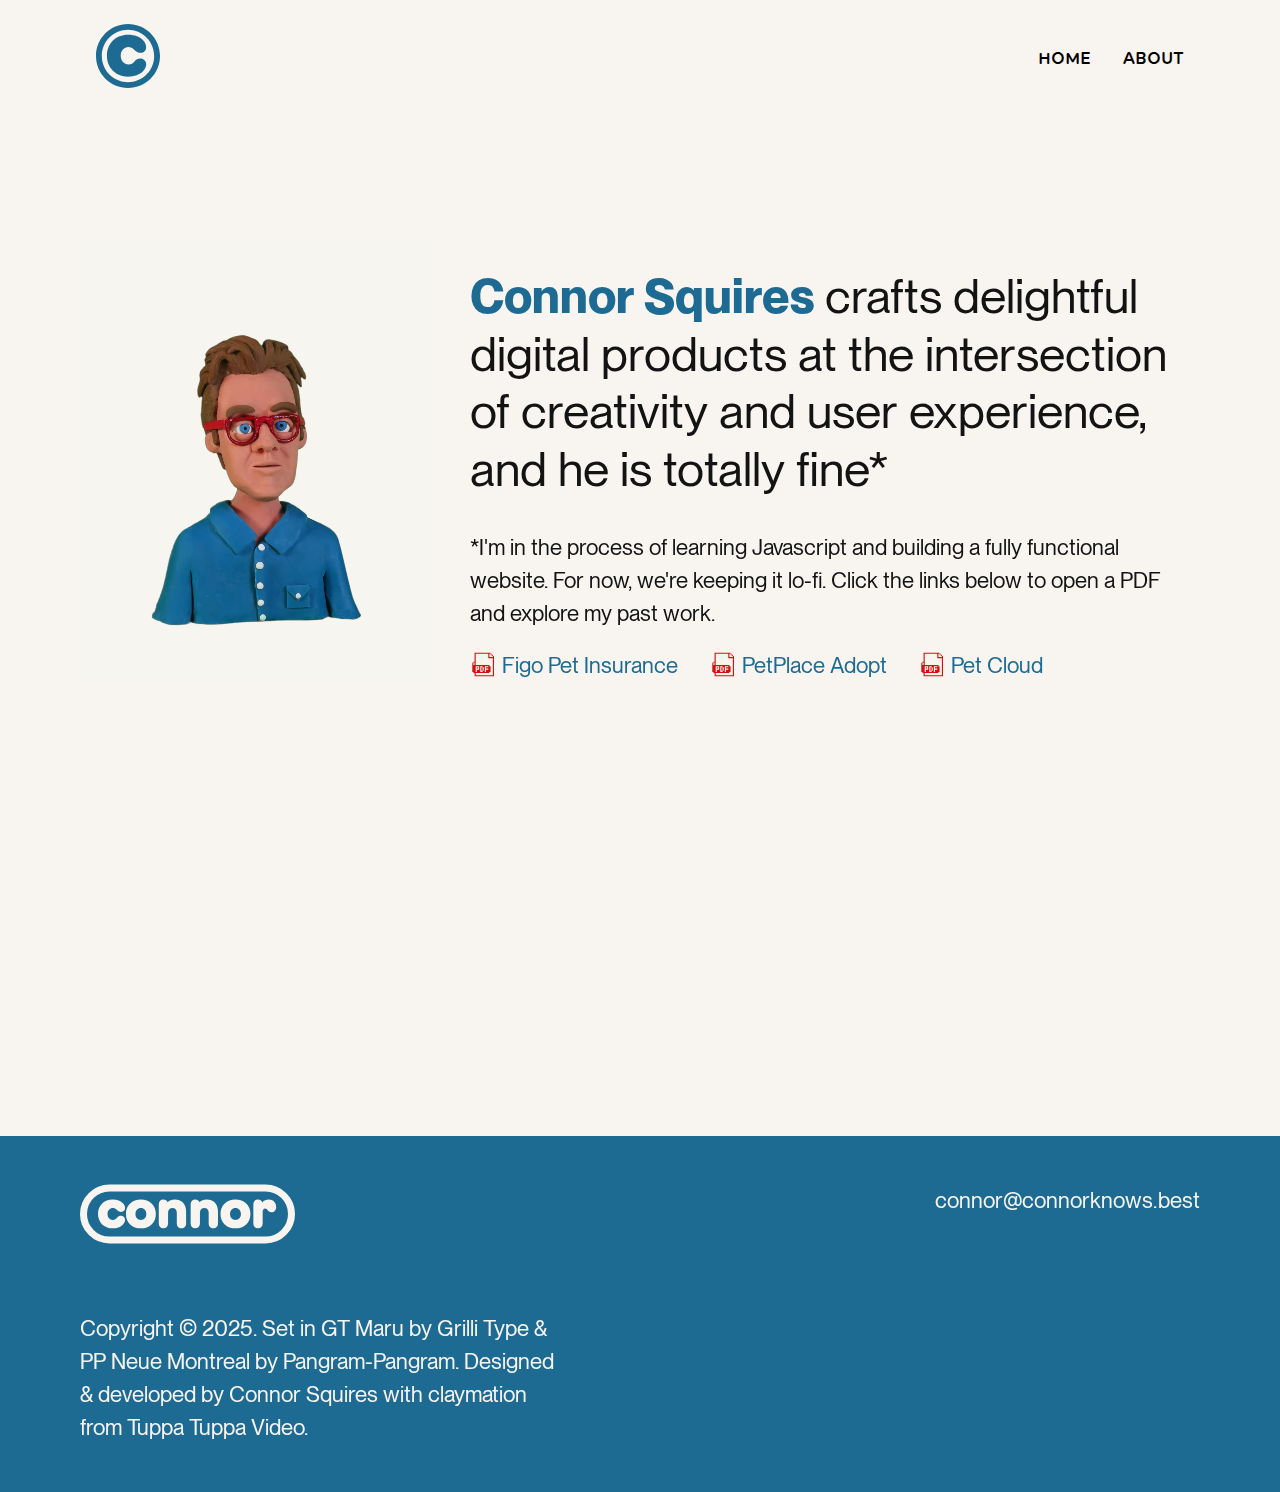
<file: index.html>
<!DOCTYPE html>
<html lang="en">
<head>
    <meta charset="UTF-8">
    <meta name="viewport" content="width=device-width, initial-scale=1.0">
    <link rel="stylesheet" href="styles.css">
    <title>The Portfolio of Connor Squires</title>
    <link rel="icon" type="image/x-icon" href="assets/images/favicon.svg">
</head>
<body>

    <nav class="nav">
        <div class="nav__logo">
            <a href="/">
                <img id="logo" src="assets/images/Logo-Icon.svg" alt="the name Connor with a blue outline">
            </a>
        </div>
        <div class="nav__menu">
            <ul>
                <li><a href="/" class="nav__home">HOME</a></li>
                <li><a href="about/">ABOUT</a></li>
            </ul>
        </div>
    </nav>

    <div class="home" id="home">
        <div class="home__content">
            <div class="home__video">
                <video id="clayVideo" autoplay muted loop playsinline>
                    <source src="assets/images/claymation.mp4" type="video/mp4">
                </video>
            </div>
            <div class="home__text">
                <h1><span>Connor Squires</span> crafts delightful digital products at the intersection of creativity and user experience, and he is totally fine* </h1>
                <p>*I'm in the process of learning Javascript and building a fully functional website. For now, we're keeping it lo-fi. Click the links below to open a PDF and explore my past work.</p>
                <div class="home__links">
                    <a href="assets/pdfs/Figo-PDF.pdf" target="_blank">
                        <img src="assets/images/Icon-PDF.svg" alt="PDF icon" class="link__icon">
                        Figo Pet Insurance
                    </a>
                    <a href="assets/pdfs/PetPlace-Adopt.pdf" target="_blank">
                        <img src="assets/images/Icon-PDF.svg" alt="PDF icon" class="link__icon">
                        PetPlace Adopt
                    </a>
                    <a href="assets/pdfs/PetCloud-PDF.pdf" target="_blank">
                        <img src="assets/images/Icon-PDF.svg" alt="PDF icon" class="link__icon">
                        Pet Cloud
                    </a>
                </div>
            </div>
        </div>
    </div>
    <div class="footer">
        <div class="footer__content">
            <div class="footer__left">
            <div class="footer__logo">
                <a href="index.html">
                    <img id="footer__logo" src="assets/images/Full.svg" alt="the name Connor with a white outline">
                </a>
            </div>
            <div class="footer__copy">
                <p>Copyright © 2025. Set in GT Maru by Grilli Type & PP Neue Montreal by Pangram-Pangram. Designed & developed by Connor Squires with claymation from Tuppa Tuppa Video.</p>
            </div>
            </div>
            <div class="footer__right">
                <p>connor@connorknows.best</p>
            </div>
        </div>
    </div>
    <script>
        document.addEventListener('DOMContentLoaded', function() {
            const video = document.getElementById('clayVideo');
            const videoContainer = document.querySelector('.home__video');

            videoContainer.addEventListener('mouseenter', () => {
                if (video.paused) {
                    video.play();
                }
            });

            videoContainer.addEventListener('mouseleave', () => {
                if (!video.paused) {
                    video.pause();
                }
            });

            // Initially pause the video
            video.pause();
        });
    </script>
</body>
</html>
</file>
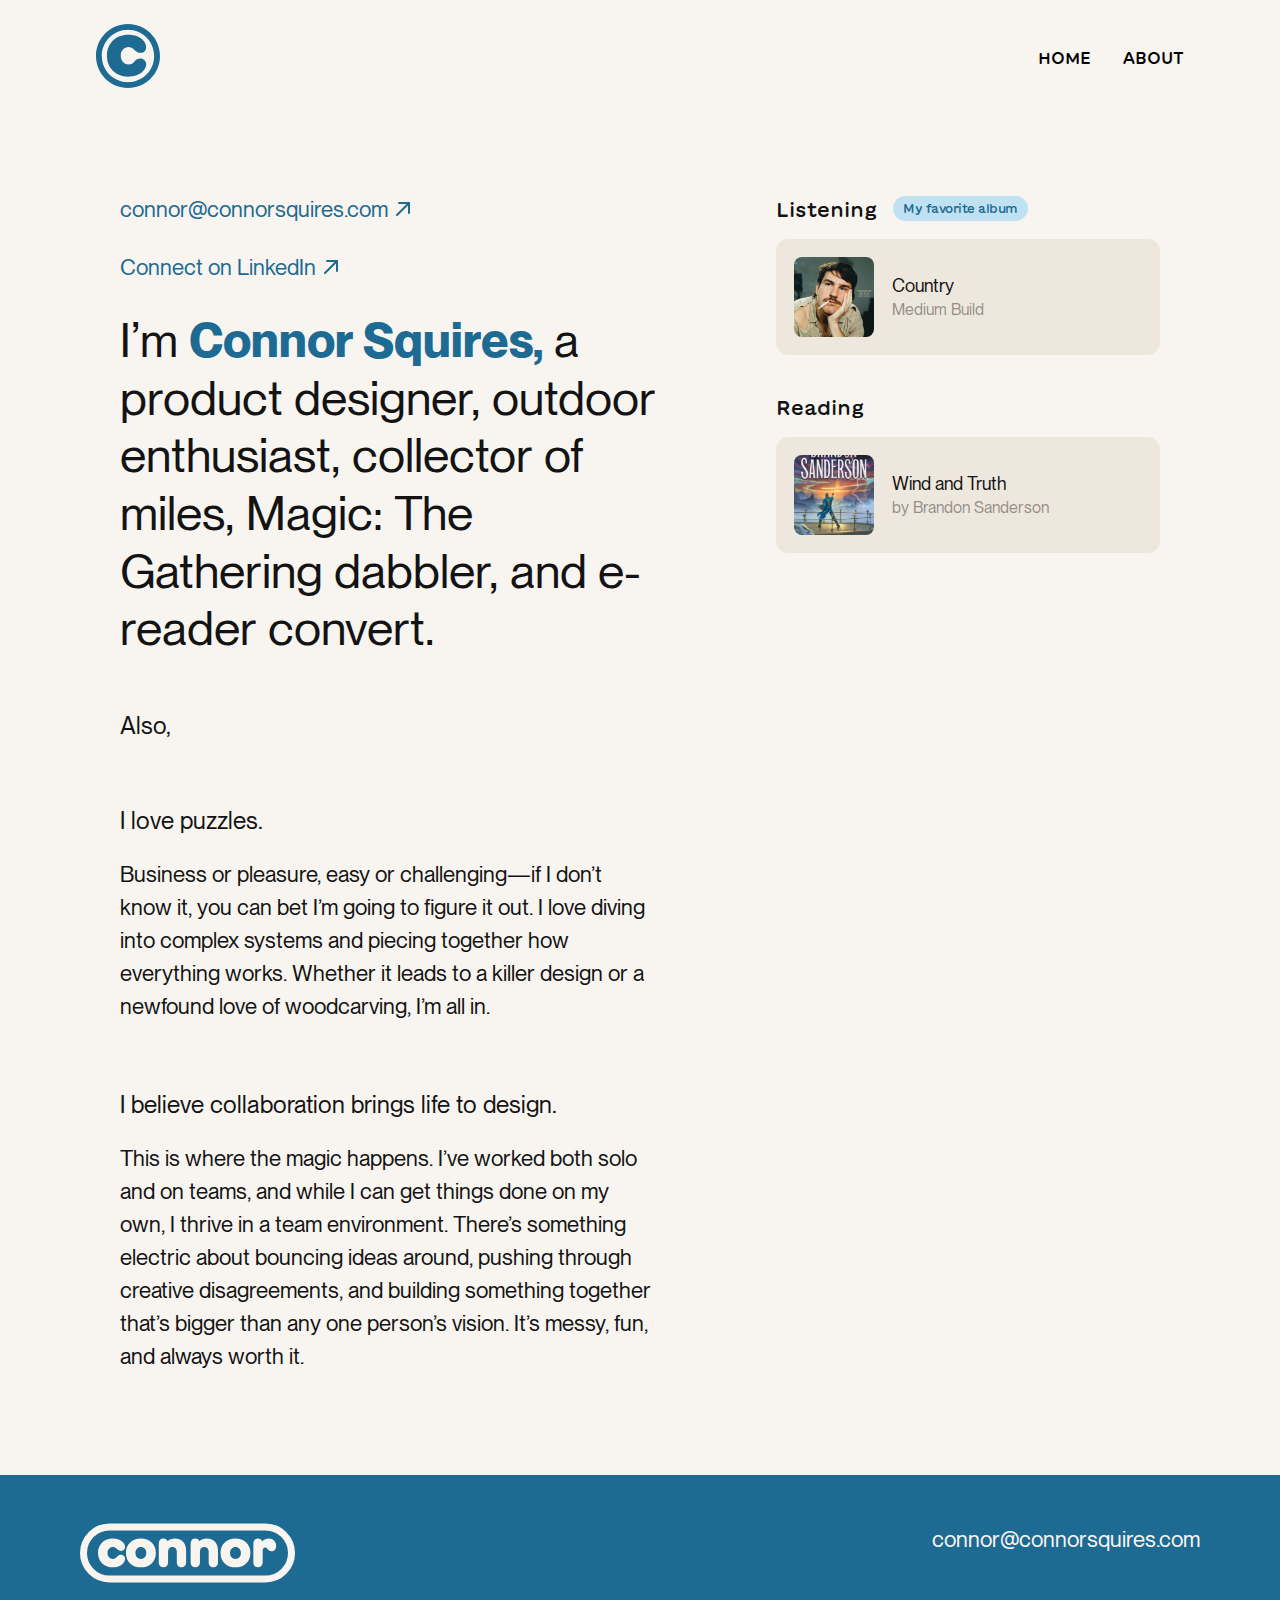
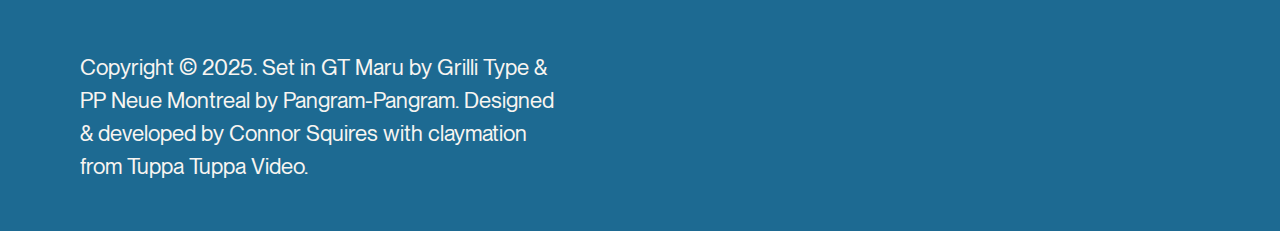
<file: about/index.html>
<!DOCTYPE html>
<html lang="en">
<head>
    <meta charset="UTF-8">
    <meta name="viewport" content="width=device-width, initial-scale=1.0">
    <link rel="stylesheet" href="../styles.css">
    <title>The Portfolio of Connor Squires</title>
    <link rel="icon" type="image/x-icon" href="../assets/images/favicon.svg">
</head>
<body>

    <nav class="nav">
        <div class="nav__logo">
            <a href="/">
                <img id="logo" src="../assets/images/Logo-Icon.svg" alt="the name Connor with a blue outline">
            </a>
        </div>
        <div class="nav__menu">
            <ul>
                <li><a href="/" class="nav__home">HOME</a></li>
                <li><a href="/about/">ABOUT</a></li>
            </ul>
        </div>
    </nav>

    <div class="about" id="about">
        <div class="about__content">
            <div class="about__copy">
                <div class="about__links">
                   <!-- <a href="../assets/pdfs/PetCloud-PDF.pdf" target="_blank">
                        <img src="../assets/images/Icon-PDF.svg" alt="PDF icon" class="about__icon">
                        View My Résumé
                    </a> -->
                    <a href="mailto:connor@connorsquires.com" target="_blank">
                        connor@connorsquires.com
                        <img src="../assets/images/Line-Arrow-Diagonal-Upper-Right-Large--Streamline-Core.svg" alt="external link icon" class="about__icon">
                    </a>
                    <a href="https://www.linkedin.com/in/connor-squires" target="_blank">
                        Connect on LinkedIn
                        <img src="../assets/images/Line-Arrow-Diagonal-Upper-Right-Large--Streamline-Core.svg" alt="external link icon" class="about__icon">
                    </a>
                </div>
                <div class="about__header">
                <h1>I’m <span>Connor Squires,</span> a product designer, outdoor enthusiast, collector of miles, Magic: The Gathering dabbler, and e-reader convert.</h1>
                </div>
                <div class="about__text">
                    <div class="also">
                        <h2>Also,</h2>
                    </div>
                    <div class="about__paragraph">
                        <h2>I love puzzles.</h2>
                        <p>Business or pleasure, easy or challenging—if I don’t know it, you can bet I’m going to figure it out. I love diving into complex systems and piecing together how everything works. Whether it leads to a killer design or a newfound love of woodcarving, I’m all in.</p>
                    </div>
                    <div class="about__paragraph">
                        <h2>I believe collaboration brings life to design.</h2>
                        <p>This is where the magic happens. I’ve worked both solo and on teams, and while I can get things done on my own, I thrive in a team environment. There’s something electric about bouncing ideas around, pushing through creative disagreements, and building something together that’s bigger than any one person’s vision. It’s messy, fun, and always worth it.</p>
                    </div>
                </div>
            </div>
            <div class="about__widget">
                <div class="widget__listening">
                    <div class="listening__header">
                        <h2>Listening</h2>
                        <div class="timing__pill">
                            <p class="play__time" id="play-time">My favorite album</p>
                        </div>
                    </div>
                    <div class="listening__content">
                        <div class="listening__album">
                            <img id="album-cover" class="album__cover" src="../assets/images/MediumBuild-Country.jpeg" alt="Album cover for recently played song">
                        </div>
                        <div class="listening__info">
                            <h3 id="song-name" class="song__name">Country</h3>
                            <p id="artist-name" class="artist__name">Medium Build</p>
                        </div>
                    </div>
                </div>
                <div class="widget__reading">
                    <div class="reading__header">
                        <h2>Reading</h2>
                    </div>
                    <div class="reading__content">
                        <div class="reading__cover">
                            <img src="../assets/images/WindandTruth-Book.jpg" alt="Book cover for the novel Wind and Truth by Brandon Sanderson">
                        </div>
                        <div class="reading__info">
                            <h3>Wind and Truth</h3>
                            <p>by Brandon Sanderson</p>
                        </div>
                    </div>
                </div>
            </div>
        </div>
    </div>
    <div class="footer">
        <div class="footer__content">
            <div class="footer__left">
            <div class="footer__logo">
                <a href="index.html">
                    <img id="footer__logo" src="../assets/images/Full.svg" alt="the name Connor with a white outline">
                </a>
            </div>
            <div class="footer__copy">
                <p>Copyright © 2025. Set in GT Maru by Grilli Type & PP Neue Montreal by Pangram-Pangram. Designed & developed by Connor Squires with claymation from Tuppa Tuppa Video.</p>
            </div>
            </div>
            <div class="footer__right">
                <p>connor@connorsquires.com</p>
            </div>
        </div>
    </div>
    <!-- <script src="script.js"></script> -->
</body>
</html>
</file>
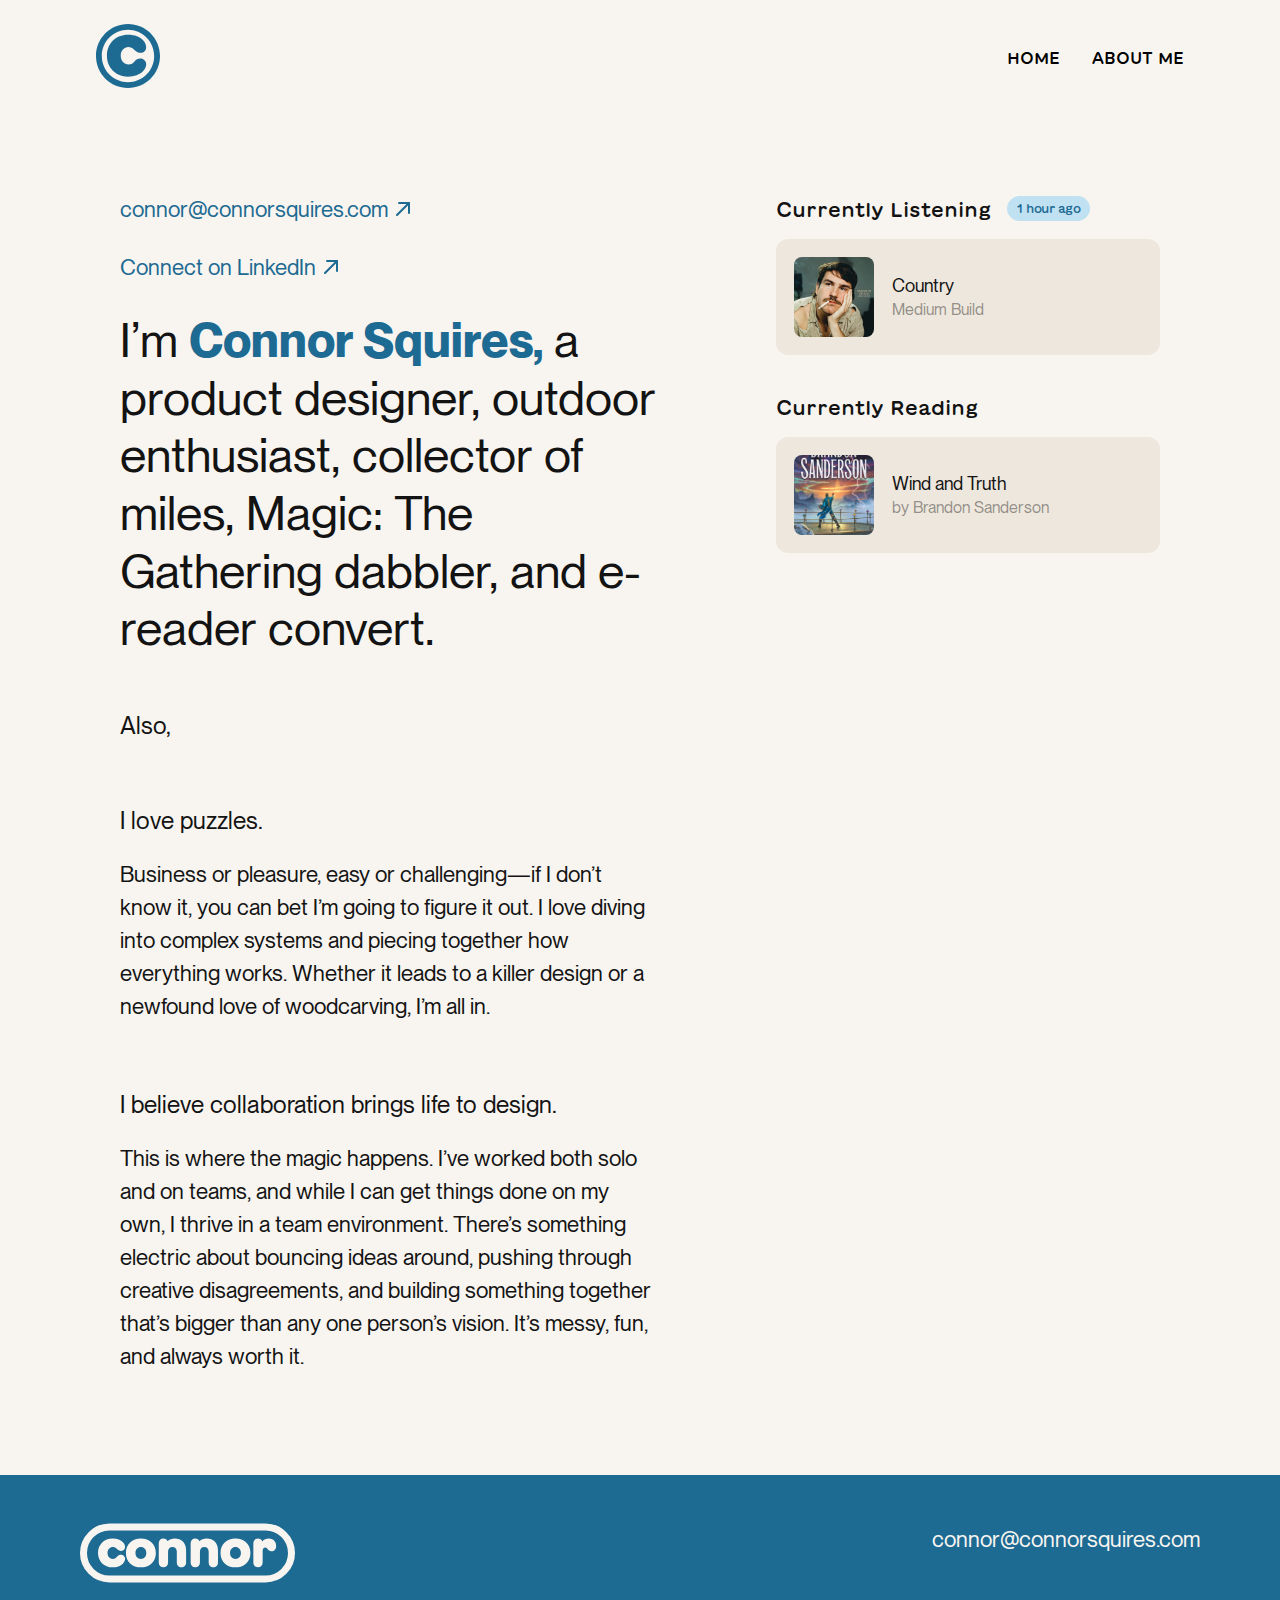
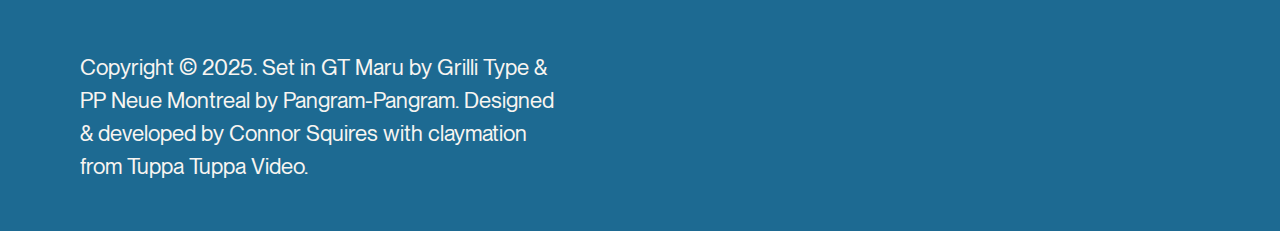
<file: about.html>
<!DOCTYPE html>
<html lang="en">
<head>
    <meta charset="UTF-8">
    <meta name="viewport" content="width=device-width, initial-scale=1.0">
    <link rel="stylesheet" href="styles.css">
    <title>The Portfolio of Connor Squires</title>
</head>
<body>

    <nav class="nav">
        <div class="nav__logo">
            <a href="index.html">
                <img id="logo" src="assets/images/Logo-Icon.svg" alt="the name Connor with a blue outline">
            </a>
        </div>
        <div class="nav__menu">
            <ul>
                <li><a href="index.html" class="nav__home">HOME</a></li>
                <li><a href="about.html">ABOUT ME</a></li>
            </ul>
        </div>
    </nav>

    <div class="about" id="about">
        <div class="about__content">
            <div class="about__copy">
                <div class="about__links">
                   <!-- <a href="assets/pdfs/PetCloud-PDF.pdf" target="_blank">
                        <img src="assets/images/Icon-PDF.svg" alt="PDF icon" class="about__icon">
                        View My Résumé
                    </a> -->
                    <a href="mailto:connor@connorsquires.com" target="_blank">
                        connor@connorsquires.com
                        <img src="assets/images/Line-Arrow-Diagonal-Upper-Right-Large--Streamline-Core.svg" alt="external link icon" class="about__icon">
                    </a>
                    <a href="https://www.linkedin.com/in/connor-squires" target="_blank">
                        Connect on LinkedIn
                        <img src="assets/images/Line-Arrow-Diagonal-Upper-Right-Large--Streamline-Core.svg" alt="external link icon" class="about__icon">
                    </a>
                </div>
                <div class="about__header">
                <h1>I’m <span>Connor Squires,</span> a product designer, outdoor enthusiast, collector of miles, Magic: The Gathering dabbler, and e-reader convert.</h1>
                </div>
                <div class="about__text">
                    <div class="also">
                        <h2>Also,</h2>
                    </div>
                    <div class="about__paragraph">
                        <h2>I love puzzles.</h2>
                        <p>Business or pleasure, easy or challenging—if I don’t know it, you can bet I’m going to figure it out. I love diving into complex systems and piecing together how everything works. Whether it leads to a killer design or a newfound love of woodcarving, I’m all in.</p>
                    </div>
                    <div class="about__paragraph">
                        <h2>I believe collaboration brings life to design.</h2>
                        <p>This is where the magic happens. I’ve worked both solo and on teams, and while I can get things done on my own, I thrive in a team environment. There’s something electric about bouncing ideas around, pushing through creative disagreements, and building something together that’s bigger than any one person’s vision. It’s messy, fun, and always worth it.</p>
                    </div>
                </div>
            </div>
            <div class="about__widget">
                <div class="widget__listening">
                    <div class="listening__header">
                        <h2>Currently Listening</h2>
                        <div class="timing__pill">
                            <p>1 hour ago</p>
                        </div>
                    </div>
                    <div class="listening__content">
                        <div class="listening__album">
                            <img src="assets/images/MediumBuild-Country.jpeg" alt="Album cover for Country by Medium Build">
                        </div>
                        <div class="listening__info">
                            <h3>Country</h3>
                            <p>Medium Build</p>
                        </div>
                    </div>
                </div>
                <div class="widget__reading">
                    <div class="reading__header">
                        <h2>Currently Reading</h2>
                    </div>
                    <div class="reading__content">
                        <div class="reading__cover">
                            <img src="assets/images/WindandTruth-Book.jpg" alt="Book cover for the novel Wind and Truth by Brandon Sanderson">
                        </div>
                        <div class="reading__info">
                            <h3>Wind and Truth</h3>
                            <p>by Brandon Sanderson</p>
                        </div>
                    </div>
                </div>
            </div>
        </div>
    </div>
    <div class="footer">
        <div class="footer__content">
            <div class="footer__left">
            <div class="footer__logo">
                <a href="index.html">
                    <img id="footer__logo" src="assets/images/Full.svg" alt="the name Connor with a white outline">
                </a>
            </div>
            <div class="footer__copy">
                <p>Copyright © 2025. Set in GT Maru by Grilli Type & PP Neue Montreal by Pangram-Pangram. Designed & developed by Connor Squires with claymation from Tuppa Tuppa Video.</p>
            </div>
            </div>
            <div class="footer__right">
                <p>connor@connorsquires.com</p>
            </div>
        </div>
    </div>
</body>
</html>
</file>
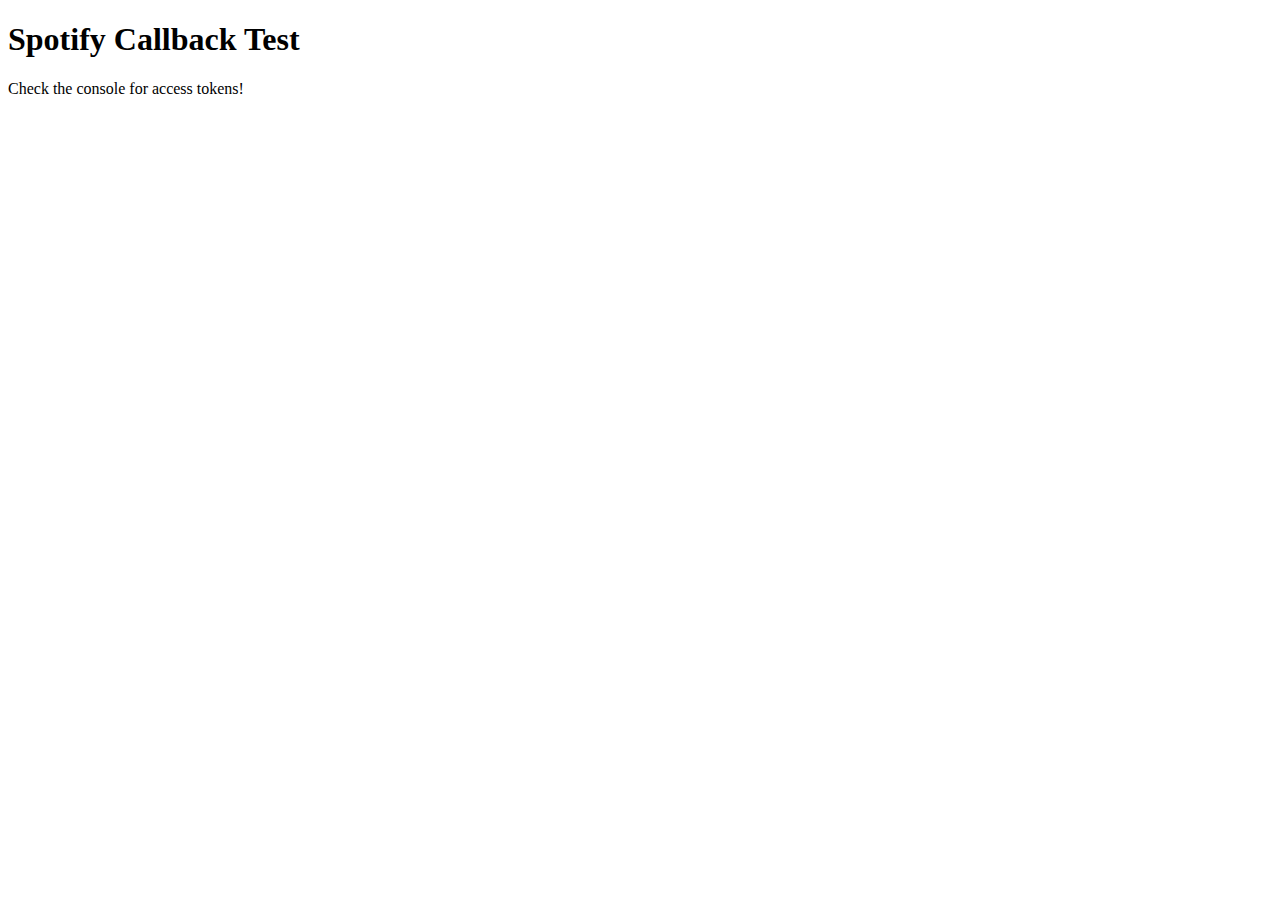
<file: spotify-testing/spotify-test.html>
<!DOCTYPE html>
<html lang="en">
<head>
    <meta charset="UTF-8">
    <meta name="viewport" content="width=device-width, initial-scale=1.0">
    <title>Spotify Callback Test</title>
</head>
<body>
    <h1>Spotify Callback Test</h1>
    <p>Check the console for access tokens!</p>

    <script>
        // Check if the URL has a code query parameter
        const urlParams = new URLSearchParams(window.location.search);
        const code = urlParams.get('code');

        if (code) {
            // Send the code to your backend to exchange for the access token
            fetch('https://connorknows.best/spotify-callback?code=' + code)
                .then(response => response.json())
                .then(data => {
                    console.log('Access Token:', data.access_token);
                    console.log('Refresh Token:', data.refresh_token);
                })
                .catch(error => {
                    console.error('Error during token exchange:', error);
                });
        } else {
            console.error('Authorization code not found in the URL');
        }
    </script>
</body>
</html>
</file>
<file: styles.css>
body {
    margin: 0;
    padding: 0;
    background-color: #F8F5F1;
}

@font-face {
    font-family: 'PP Neue Montreal';
    src: url("assets/fonts/PPNeueMontreal-Regular.woff") format('woff');
}

@font-face {
    font-family: 'PP Neue Montreal';
    src: url("assets/fonts/PPNeueMontreal-Bold.woff") format('woff');
    font-weight: bold;
}

@font-face {
    font-family: 'GT Maru';
    src: url("assets/fonts/GT-Maru-Medium.woff") format("woff");
    font-weight: 500;
}

h1 {
    font-family: 'PP Neue Montreal', sans-serif;
    font-weight: 500;
    font-size: clamp(32px, 5vw, 48px);
    line-height: 1.2;
    color: #131313;
}

h2 {
    font-family: 'PP Neue Montreal', sans-serif;
    font-weight: 500;
    font-size: clamp(20px, 3.5vw, 24px);
    line-height: 1.3;
    color: #131313;
}

p {
    font-family: 'PP Neue Montreal', sans-serif;
    font-weight: 400;
    font-size: clamp(16px, 2.5vw, 22px);
    line-height: 1.5;
    color: #131313;
}

.about__paragraph li {
    font-family: 'PP Neue Montreal', sans-serif;
    font-weight: 400;
    font-size: 22px;
    color: #131313;
}

span {
    font-family: 'PP Neue Montreal', sans-serif;
    font-weight: bold;
    color: #1D6A92;
}

.nav {
    font-family: GT Maru, sans-serif;
    font-weight: meduim;
    font-size: 16px;
    display: flex;
    justify-content: space-between;
    align-items: center;
    align-self: stretch;
    background-color: #F8F5F1;
    max-width: 1200px;
    margin: 0 auto;
    padding: 24px 80px;
}

.home { 
    width: 100%;
    min-height: 100vh; /* Ensure it takes up at least the full viewport height */
    display: flex;
    align-items: flex-start; /* Center content vertically */
    justify-content: center; /* Center content horizontally */
    padding-top: 120px;
    margin: 0;
}

.home__content {
    max-width: 1200px;
    display: flex;
    align-items: center;
    justify-content: space-between;
    width: 100%;
    padding: 0 80px;
}

.home__video {
    flex: 0 0 350px;
    margin-right: 40px;
    cursor: url("assets/images/Flame-Cursor.png"), auto; /* Custom cursor */
}

.home__video video {
    width: 100%;
    height: auto;
}

.home__text {
    flex-grow: 1;
    min-width: 0;
}

#logo {
    height: auto;
    width: 64px;
}

.menu-closed {
    height: auto;
    width: 24px;
}

.menu-open {
    height: auto;
    width: 24px;
}

.nav__logo {
    margin: auto 1rem;
}

.nav__menu ul {
    margin: 0;
    padding: 0;
    display: flex;
}

.nav__menu ul li {
    list-style: none;
}

.nav__menu ul li a {
    text-decoration: none;
    color: #000;
    padding: 1rem;
    display: block;
}

.nav__menu ul li a:hover {
    text-decoration: underline;
    color: #1D6A92;
    font-weight: bold;
}

.home__links {
    display: flex;
    gap: 32px;
    font-family: pp neue montreal, sans-serif;
    font-weight: 400;
    font-size: 22px;
    text-decoration: none;
    color: #1D6A92;
    flex-wrap: wrap;
}

.home__links a {
    display: flex;
    align-items: center;
    gap: 8px; /* Add 8px of space between the icon and text */
    text-decoration: none;
    color: #1D6A92;
    margin-bottom: 10px;
    white-space: nowrap;
}

.home__links a:hover {
    text-decoration: underline;
}

.link-icon {
    width: 16px;
    height: 16px;
}

.about__paragraph {
    gap: 16px;
}

.about__text {
    display: flex;
    flex-direction: column;
    gap: 24px;
}

.about__content {
    display: flex;
    align-items: flex-start;
    padding: 80px 120px;
    max-width: 1200px;
    margin: 0 auto;
    gap: 120px;
}

.about__links {
    display: flex;
    gap: 32px;
    font-family: pp neue montreal, sans-serif;
    font-weight: 400;
    font-size: 22px;
    text-decoration: none;
    color: #1D6A92;
    flex-wrap: wrap;
}

.about__links a {
    display: flex;
    align-items: center;
    gap: 8px; /* Add 8px of space between the icon and text */
    text-decoration: none;
    color: #1D6A92;
    white-space: nowrap;
}

.about__links a:hover {
    text-decoration: underline;
}

.about__copy {
    flex-grow: 1;
    flex-shrink: 1;
    min-width: 0;
}

.about__widget {
    display: flex;
    width: clamp(320px, 30vw, 400px); /* Dynamic width */
    flex-direction: column;
    align-items: flex-start;
    gap: 40px;
    flex-shrink: 0;
}

.about__widget h2 {
    color: #131313;
    font-family: "GT Maru";
    font-size: 20px;
    font-style: normal;
    font-weight: 500;
    line-height: normal;
    margin-top: 0;
    margin-bottom: 0;
}

.about__widget h3 {
    color: #131313;
    font-family: "PP Neue Montreal";
    font-size: 18px;
    font-style: normal;
    font-weight: 500;
    line-height: normal;
    margin: 0;
}

.about__widget p {
    color: rgba(0, 0, 0, 0.40);
    font-family: "PP Neue Montreal";
    font-size: 16px;
    font-style: normal;
    font-weight: 400;
    line-height: normal;
    margin: 0;
}

.widget__listening {
    display: flex;
    flex-direction: column;
    width: 100%;
    gap: 18px;
}

.listening__content {
    display: flex;
    align-items: center;
    gap: 18px;
    align-self: stretch; 
    padding: 18px;
    background-color: #EEE7DD;
    border-radius: 12px;
    width: 100%;
    box-sizing: border-box;
}

.widget__reading {
    display: flex;
    flex-direction: column;
    width: 100%;
    gap: 18px;
}

.reading__content {
    display: flex;
    align-items: center;
    gap: 18px;
    align-self: stretch;
    padding: 18px;
    background-color: #EEE7DD;
    border-radius: 12px;
    width: 100%;
    box-sizing: border-box;
}

.listening__album {
    display: flex;
    align-items: center;
}

.listening__album img {
    width: 80px;
    height: 80px;
    object-fit: cover;
    border-radius: 8px;
}

.reading__cover {
    display: flex;
    align-items: center;
}

.reading__cover img {
    width: 80px;
    height: 80px;
    object-fit: cover;
    border-radius: 8px;
}

.timing__pill {
    display: flex;
    padding: 5px 10px;
    border-radius: 9999px;
    background: #BFE1F2;
    justify-content: center;    
    align-items: center;
    max-height: 15px;
    max-width: 200px;
    white-space: nowrap;
    overflow: hidden; /* Hide any text that exceeds the max-width */
    text-overflow: ellipsis;
}

.timing__pill p {
    color: #1D6A92;
    font-family: "GT Maru";
    font-size: 12px;
    font-style: normal;
    font-weight: 500;
    line-height: normal;
    letter-spacing: -0.48px;
    white-space: nowrap;
    text-overflow: ellipsis;
    max-width: 100%;
}

.listening__header {
    display: flex;
    align-items: center;
    gap: 16px;
}

.listening__info {
    display: flex;
    flex-direction: column;
    align-items: flex-start;
    gap: 4px;
}

.reading__info {
    display: flex;
    flex-direction: column;
    align-items: flex-start;
    gap: 4px;
}

.footer {
    display: flex;
    justify-content: center; /* Center content horizontally */
    align-items: center; /* Center content vertically */
    padding: 48px 80px;
    background-color: #1D6A92;
    width: 100%;
    box-sizing: border-box;
    margin-top: 0;
}

.footer__right {
    display: flex;
    align-items: flex-start;
}

.footer__logo {
    display: flex;
    justify-content: center;
}

.footer p {
    color: #f8f5f1;
    margin: 0;
}

.footer__left {
    display: flex;
    flex-direction: column;
    align-items: flex-start; /* Align content inside footer__left to the left */
    gap: 64px; /* Space between logo and copy */
}

.footer__content {
    display: flex;
    align-items: flex-start;
    max-width: 1200px;
    width: 100%;
    justify-content: space-between;
    box-sizing: border-box;
}

.footer__copy {
    display: flex;
    max-width: 475px;
    gap: 10px;
    text-align: left;
}

@media (max-width: 900px) {
    .about__links {
        flex-direction: column; /* Stack links vertically */
        gap: 16px; /* Adjust gap between stacked links */
        width: 100%; /* Ensure full width for stacking */
    }

    .about__links a {
        width: 100%; /* Make each link take full width */
    }

    .nav__menu ul li .nav__home {
        display: none; /* Hide home link */
    }

    .footer__right {
        display: none; /* Hide right footer content */
    }

    .footer {
        padding: 24px 40px; /* Reduce padding for smaller screens */
        margin-top: 0;
    }

    .footer__left {
        gap: 32px; /* Adjust gap between footer content */
    }
}

@media (max-width: 1023px) {
    .about__content {
        flex-direction: column; /* Stack vertically on tablets and mobiles */
        gap: 40px;
        padding: 40px 20px; /* Reduce padding for smaller screens */
    }

    .about__widget {
        width: 100%; /* Full width for smaller screens */
    }

    .nav {
        padding: 16px 20px; /* Reduce padding for smaller screens */
        z-index: 100;
        position: relative;
    }

    .home__content {
        flex-direction: column;
        gap: -20px;
        padding: 40px 20px;
        align-items: center;
        margin-top: -225px;
    }

    .home__video {
        flex: 0 0 auto;
        width: 100%;
        max-width: 100%;
        height: auto;
        justify-content: center;
        align-items: center;
        margin-right: 0;
        pointer-events: none;
    }

    .home__links {
        flex-direction: column;
        gap: 16px;
        z-index: 10;
    }

    .home__links a {
        pointer-events: auto;
        display: block;
        padding: 10px 20px;
        padding-left: 0;
    }
}
</file>
